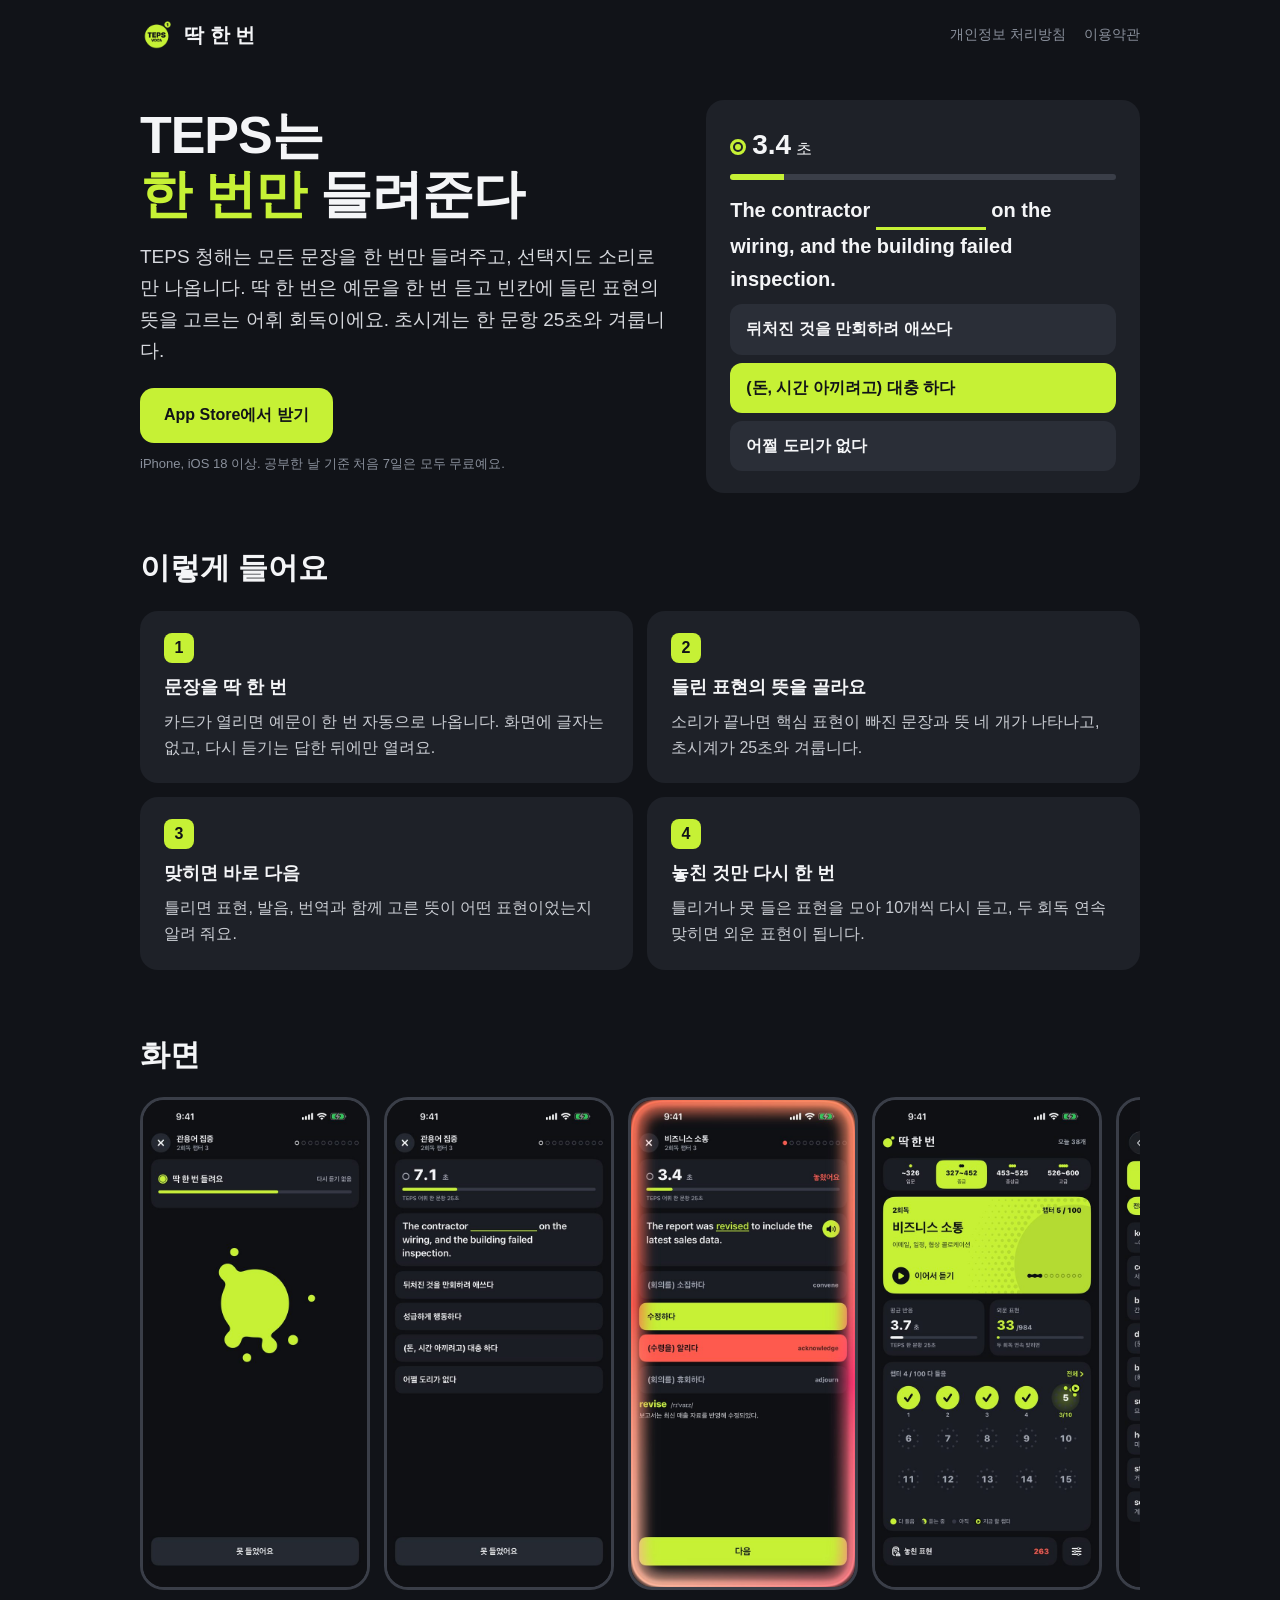
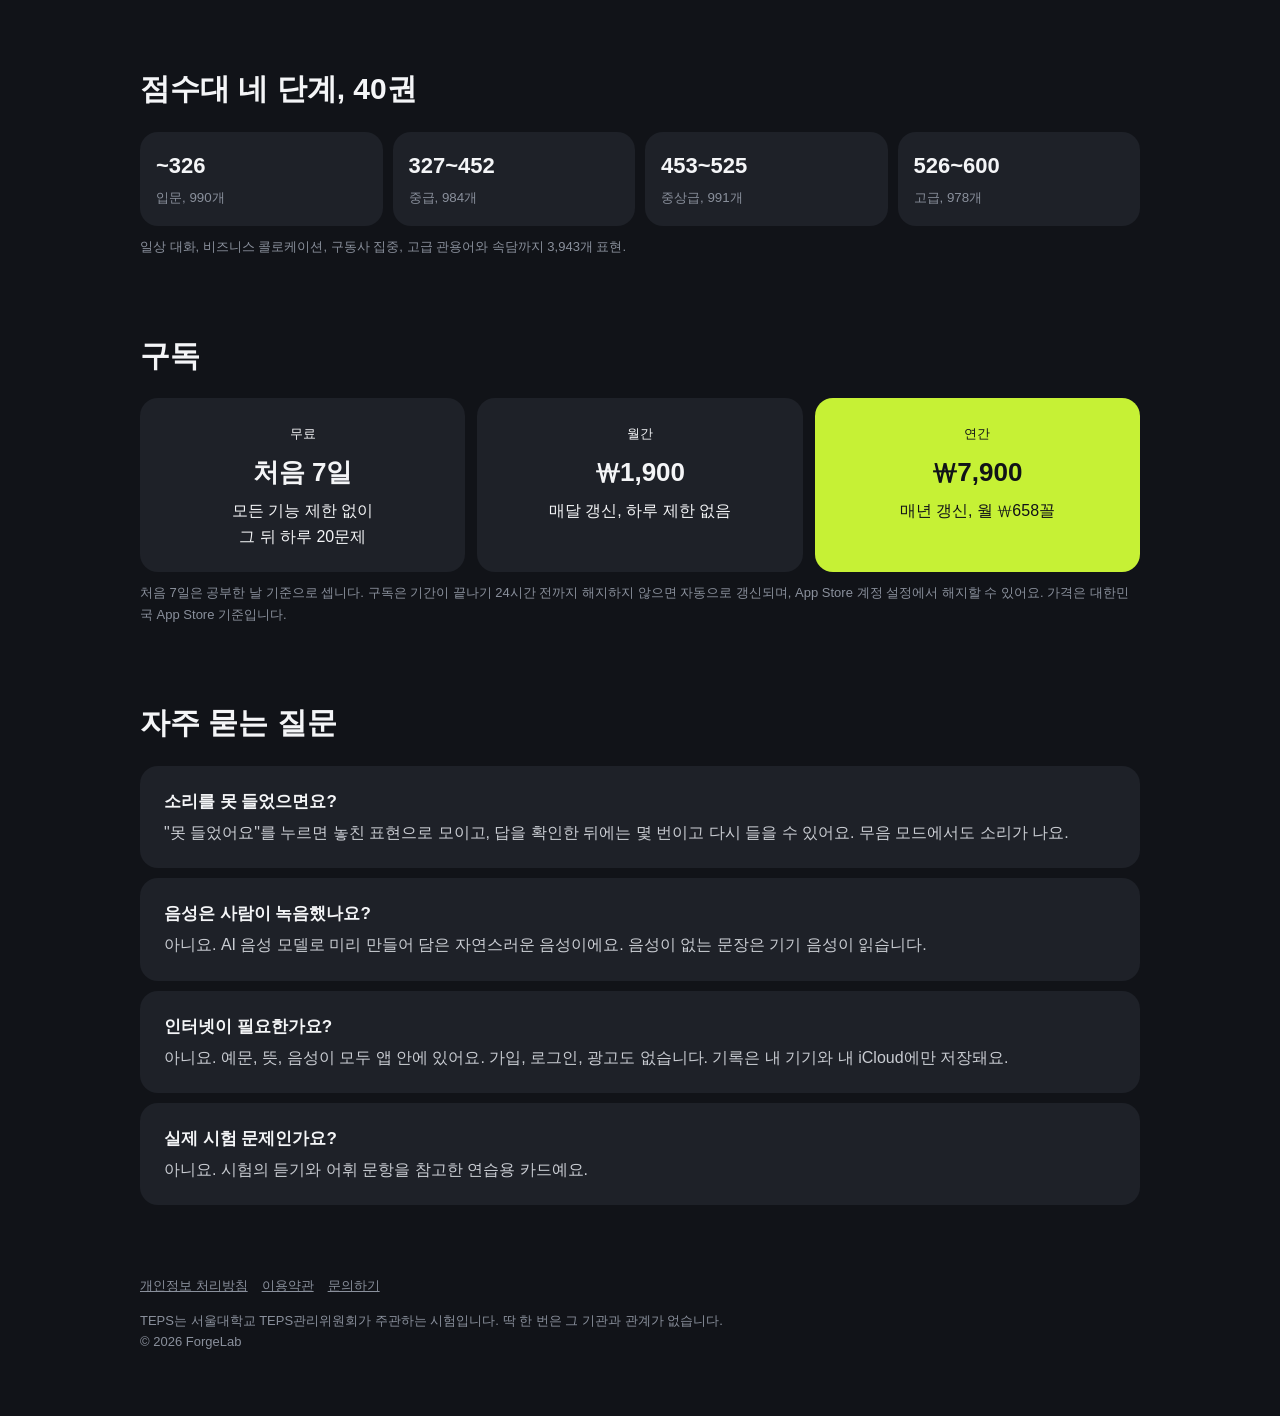
<file: docs/index.html>
<!DOCTYPE html>
<html lang="ko">
<head>
<meta charset="UTF-8" />
<meta name="viewport" content="width=device-width, initial-scale=1.0" />
<title>딱 한 번: TEPS 한 번 듣고 뜻 고르기</title>
<meta name="description" content="TEPS 청해는 모든 문장을 한 번만 들려줍니다. 예문을 딱 한 번 듣고 빈칸에 들린 표현의 뜻을 고르는 어휘 회독. 3,943개 표현, TEPS 속도 25초 초시계." />
<meta property="og:title" content="딱 한 번: TEPS 한 번 듣고 뜻 고르기" />
<meta property="og:description" content="예문을 딱 한 번 듣고 뜻을 고르는 TEPS 어휘 회독. 콜로케이션, 구동사, 관용어 3,943개." />
<meta property="og:image" content="assets/icon-512.png" />
<link rel="icon" href="assets/icon-32.png" />
<link rel="apple-touch-icon" href="assets/icon-180.png" />
<link rel="stylesheet" href="styles.css" />
</head>
<body>
<nav class="top"><div class="wrap">
  <a class="brand" href="./"><img src="assets/icon-180.png" alt="" />딱 한 번</a>
  <div class="links"><a href="privacy.html">개인정보 처리방침</a><a href="terms.html">이용약관</a></div>
</div></nav>
<main class="wrap">
  <div class="hero">
    <div>
      <h1>TEPS는<br /><em>한 번만</em> 들려준다</h1>
      <p class="lead">TEPS 청해는 모든 문장을 한 번만 들려주고, 선택지도 소리로만 나옵니다. 딱 한 번은 예문을 한 번 듣고 빈칸에 들린 표현의 뜻을 고르는 어휘 회독이에요. 초시계는 한 문항 25초와 겨룹니다.</p>
      <a class="store" href="https://apps.apple.com/app/id6817228467">App Store에서 받기</a>
      <p class="note">iPhone, iOS 18 이상. 공부한 날 기준 처음 7일은 모두 무료예요.</p>
    </div>
    <div class="block demo">
      <div><span class="once"></span><span class="clock">3.4</span> 초</div>
      <div class="bar"><i></i></div>
      <div class="sentence">The contractor <span class="blank">&nbsp;</span> on the wiring, and the building failed inspection.</div>
      <div class="opt">뒤처진 것을 만회하려 애쓰다</div>
      <div class="opt right">(돈, 시간 아끼려고) 대충 하다</div>
      <div class="opt">어쩔 도리가 없다</div>
    </div>
  </div>
  <section>
    <h2>이렇게 들어요</h2>
    <div class="grid">
      <div class="block"><span class="num">1</span><h3>문장을 딱 한 번</h3><p>카드가 열리면 예문이 한 번 자동으로 나옵니다. 화면에 글자는 없고, 다시 듣기는 답한 뒤에만 열려요.</p></div>
      <div class="block"><span class="num">2</span><h3>들린 표현의 뜻을 골라요</h3><p>소리가 끝나면 핵심 표현이 빠진 문장과 뜻 네 개가 나타나고, 초시계가 25초와 겨룹니다.</p></div>
      <div class="block"><span class="num">3</span><h3>맞히면 바로 다음</h3><p>틀리면 표현, 발음, 번역과 함께 고른 뜻이 어떤 표현이었는지 알려 줘요.</p></div>
      <div class="block"><span class="num">4</span><h3>놓친 것만 다시 한 번</h3><p>틀리거나 못 들은 표현을 모아 10개씩 다시 듣고, 두 회독 연속 맞히면 외운 표현이 됩니다.</p></div>
    </div>
  </section>
  <section>
    <h2>화면</h2>
    <div class="shots">
      <img src="assets/01_listen.jpg" alt="딱 한 번 듣기" loading="lazy" />
      <img src="assets/02_choose.jpg" alt="빈칸 표현의 뜻 고르기" loading="lazy" />
      <img src="assets/04_wrong.jpg" alt="놓친 표현 해설" loading="lazy" />
      <img src="assets/06_home.jpg" alt="회독 홈" loading="lazy" />
      <img src="assets/07_missed.jpg" alt="놓친 표현 목록" loading="lazy" />
    </div>
  </section>
  <section>
    <h2>점수대 네 단계, 40권</h2>
    <div class="levels">
      <div class="block"><b>~326</b><small>입문, 990개</small></div>
      <div class="block"><b>327~452</b><small>중급, 984개</small></div>
      <div class="block"><b>453~525</b><small>중상급, 991개</small></div>
      <div class="block"><b>526~600</b><small>고급, 978개</small></div>
    </div>
    <p class="note">일상 대화, 비즈니스 콜로케이션, 구동사 집중, 고급 관용어와 속담까지 3,943개 표현.</p>
  </section>
  <section>
    <h2>구독</h2>
    <div class="prices">
      <div class="block"><small>무료</small><b>처음 7일</b>모든 기능 제한 없이<br />그 뒤 하루 20문제</div>
      <div class="block"><small>월간</small><b>₩1,900</b>매달 갱신, 하루 제한 없음</div>
      <div class="block on"><small>연간</small><b>₩7,900</b>매년 갱신, 월 ₩658꼴</div>
    </div>
    <p class="note">처음 7일은 공부한 날 기준으로 셉니다. 구독은 기간이 끝나기 24시간 전까지 해지하지 않으면 자동으로 갱신되며, App Store 계정 설정에서 해지할 수 있어요. 가격은 대한민국 App Store 기준입니다.</p>
  </section>
  <section class="faq">
    <h2>자주 묻는 질문</h2>
    <div class="block"><h3>소리를 못 들었으면요?</h3><p>"못 들었어요"를 누르면 놓친 표현으로 모이고, 답을 확인한 뒤에는 몇 번이고 다시 들을 수 있어요. 무음 모드에서도 소리가 나요.</p></div>
    <div class="block"><h3>음성은 사람이 녹음했나요?</h3><p>아니요. AI 음성 모델로 미리 만들어 담은 자연스러운 음성이에요. 음성이 없는 문장은 기기 음성이 읽습니다.</p></div>
    <div class="block"><h3>인터넷이 필요한가요?</h3><p>아니요. 예문, 뜻, 음성이 모두 앱 안에 있어요. 가입, 로그인, 광고도 없습니다. 기록은 내 기기와 내 iCloud에만 저장돼요.</p></div>
    <div class="block"><h3>실제 시험 문제인가요?</h3><p>아니요. 시험의 듣기와 어휘 문항을 참고한 연습용 카드예요.</p></div>
  </section>
</main>
<footer><div class="wrap">
  <a href="privacy.html">개인정보 처리방침</a><a href="terms.html">이용약관</a><a href="mailto:forgelab.aitech@gmail.com?subject=%5BJust%20Once%5D%20%EB%AC%B8%EC%9D%98">문의하기</a>
  <p>TEPS는 서울대학교 TEPS관리위원회가 주관하는 시험입니다. 딱 한 번은 그 기관과 관계가 없습니다.<br />© 2026 ForgeLab</p>
</div></footer>
</body>
</html>
</file>
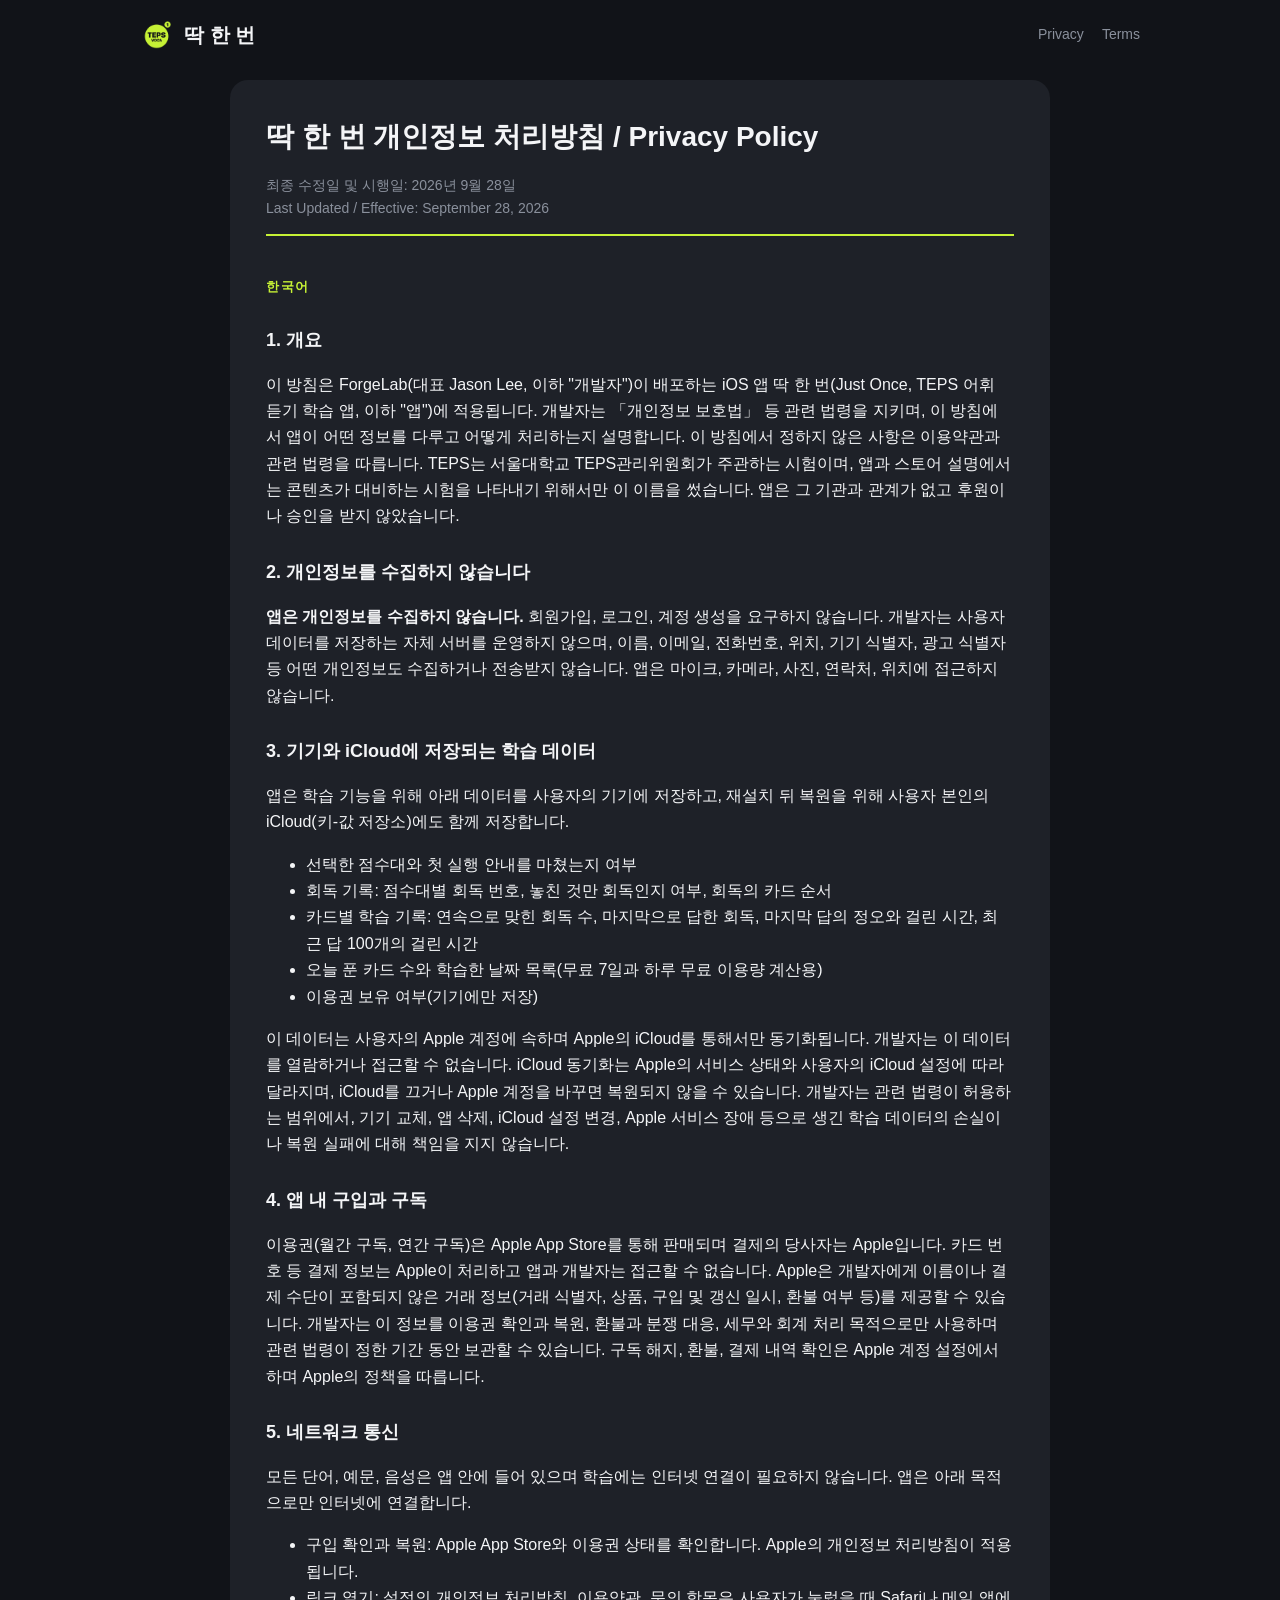
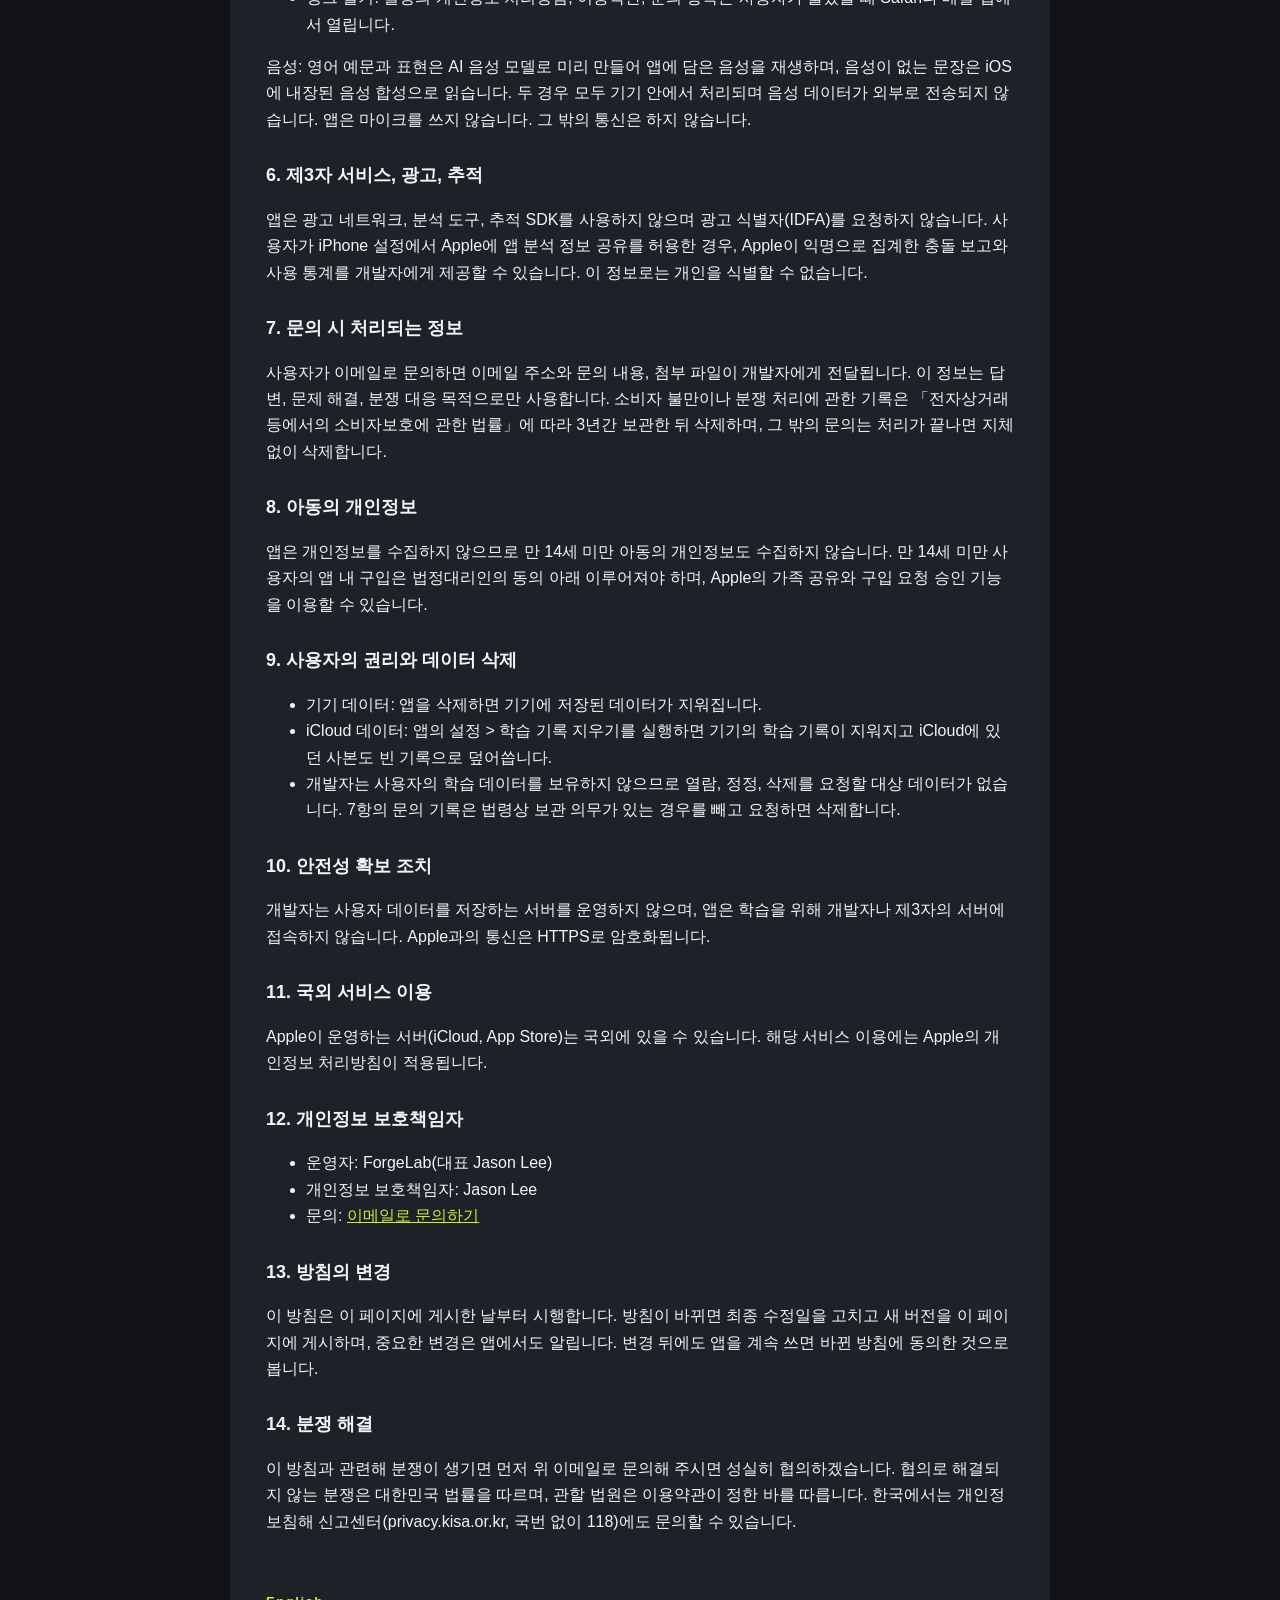
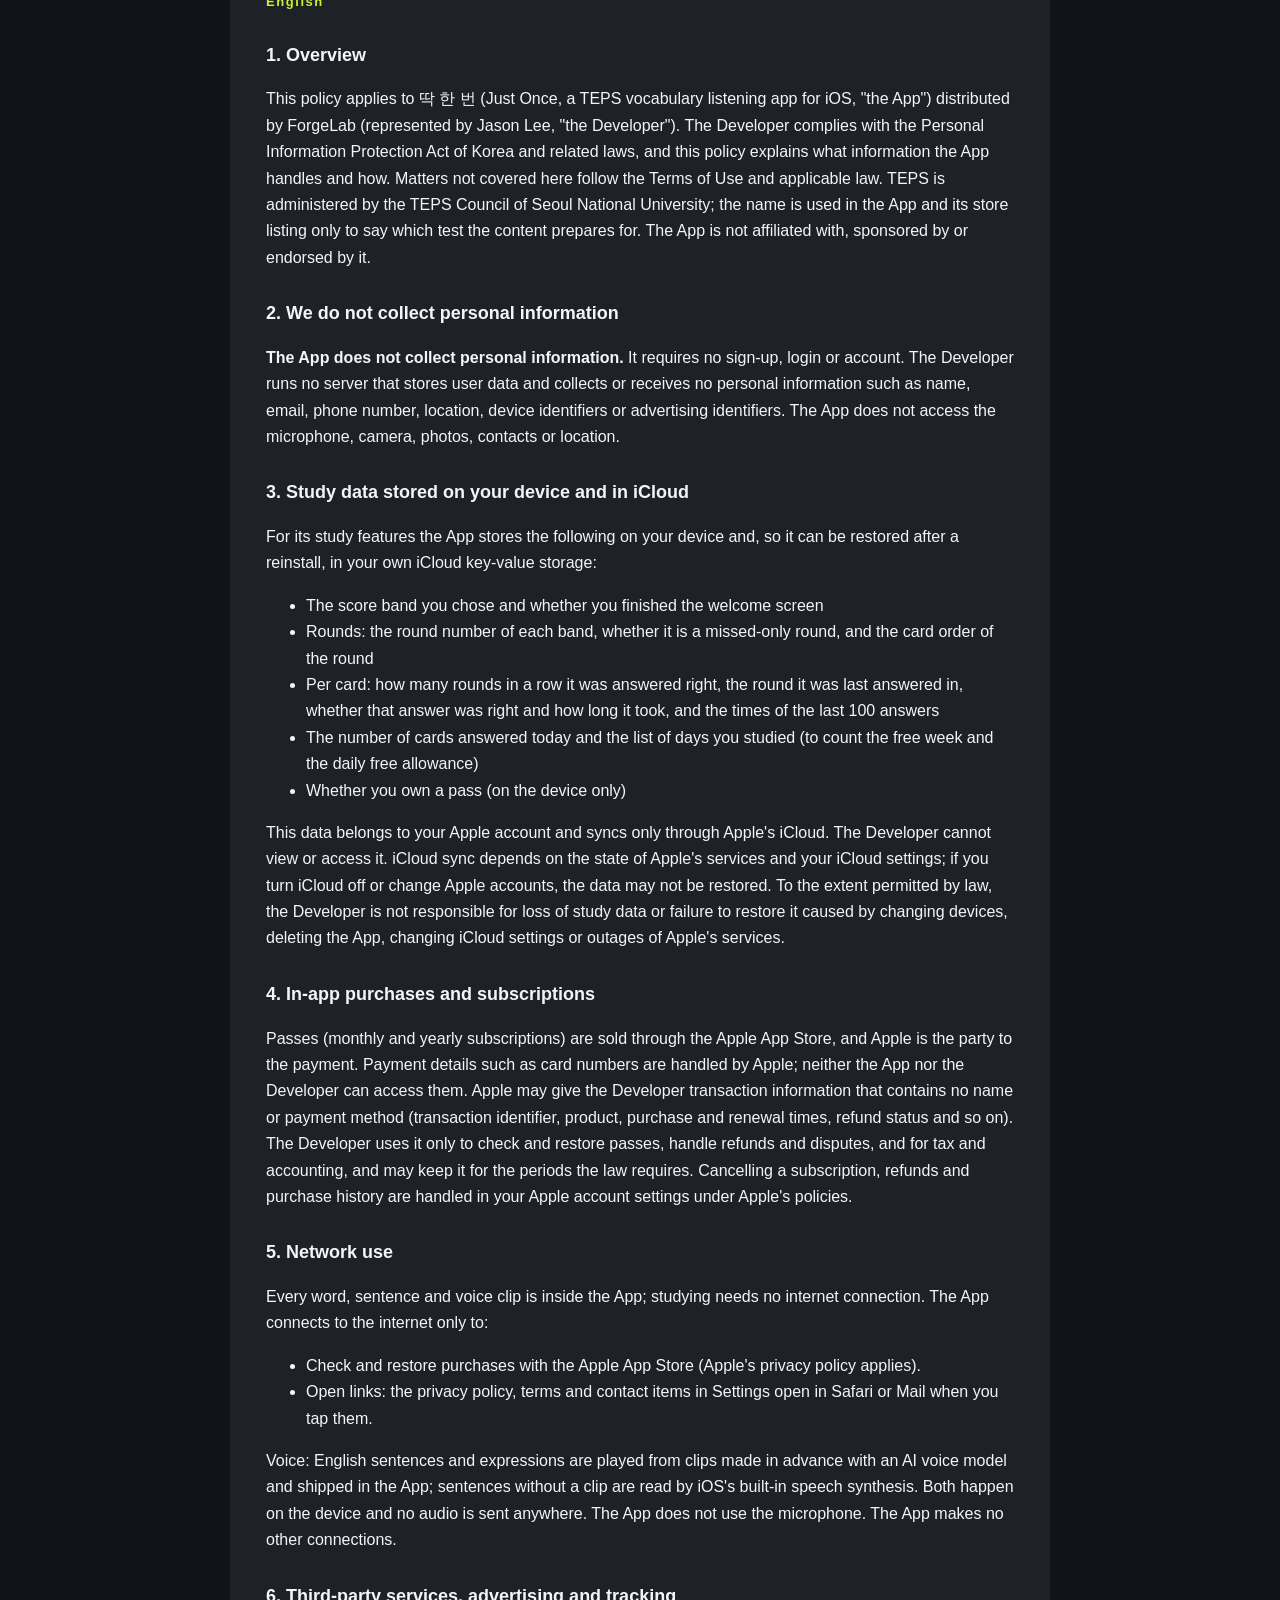
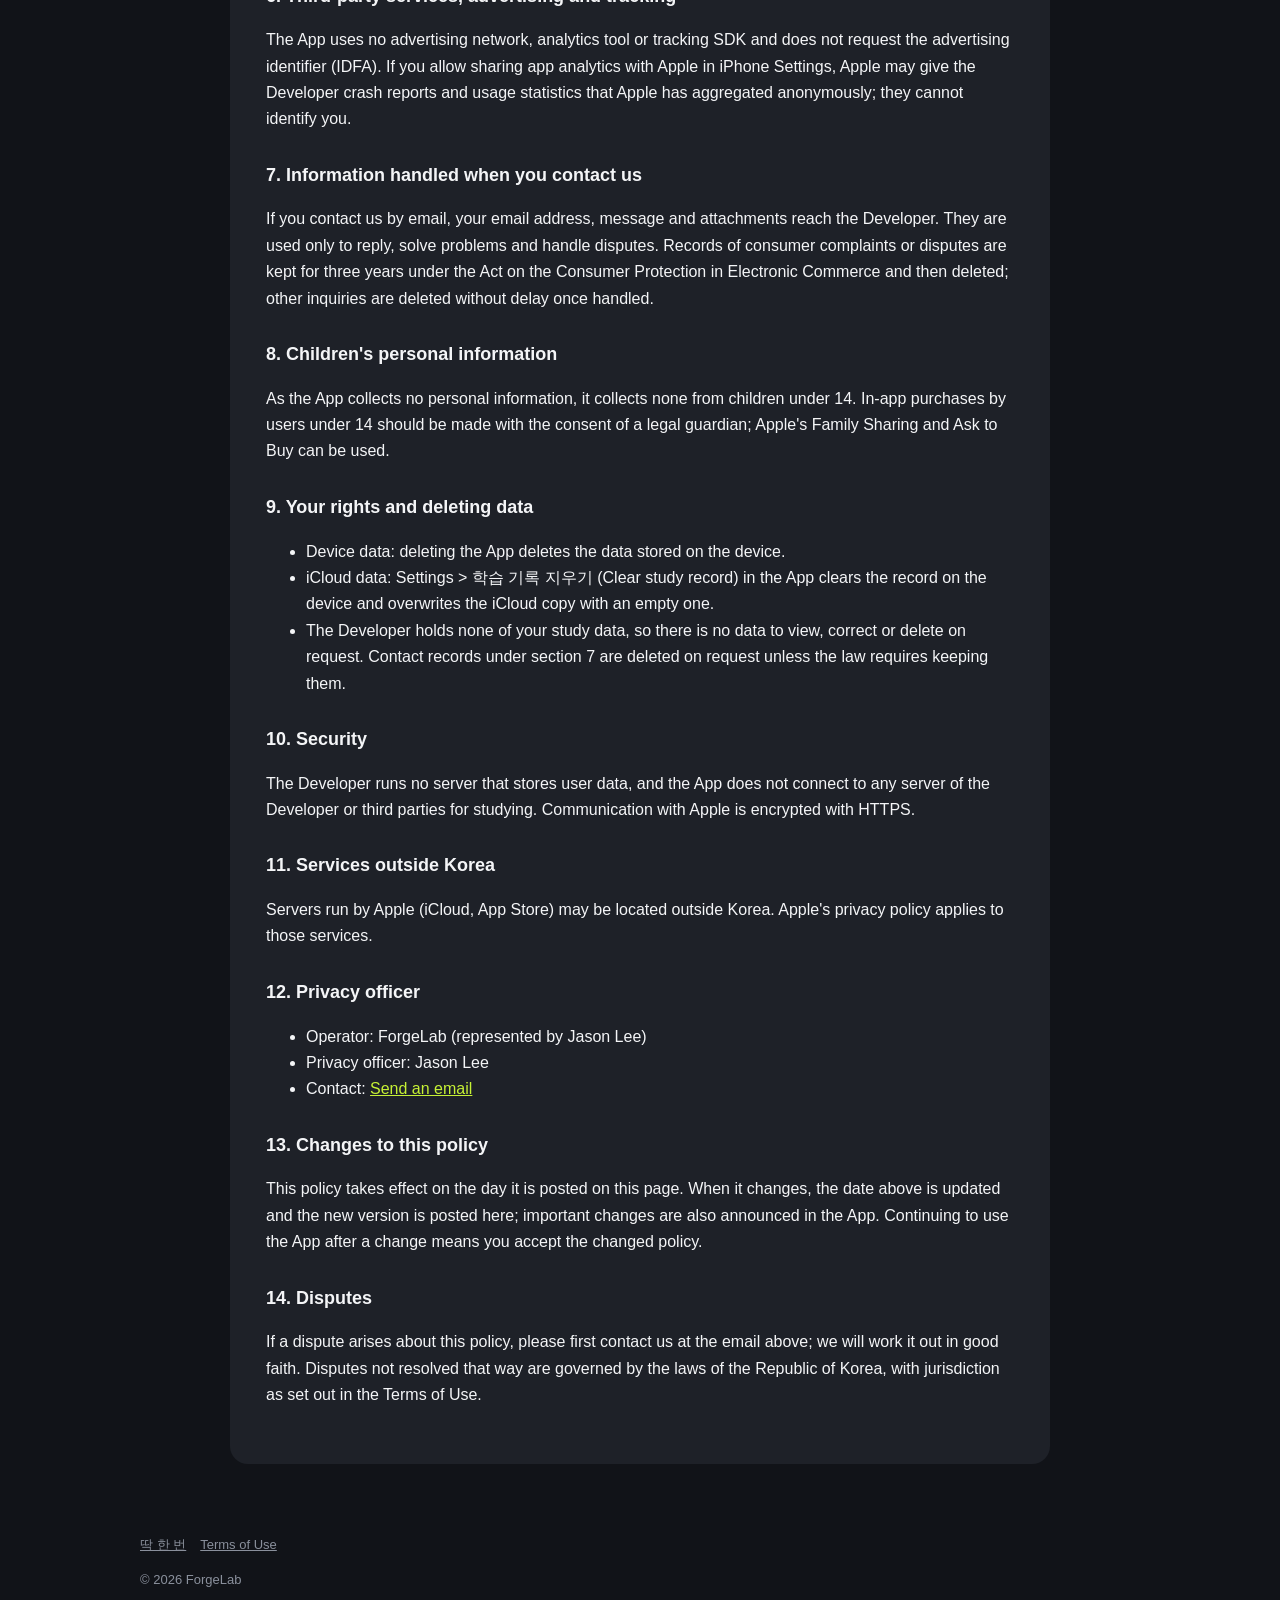
<file: docs/privacy.html>
<!DOCTYPE html>
<html lang="ko">
<head>
<meta charset="UTF-8" />
<meta name="viewport" content="width=device-width, initial-scale=1.0" />
<title>딱 한 번 개인정보 처리방침 | Privacy Policy</title>
<link rel="icon" href="assets/icon-32.png" />
<link rel="stylesheet" href="styles.css" />
</head>
<body>
<nav class="top">
  <div class="wrap">
    <a class="brand" href="./"><img src="assets/icon-180.png" alt="" />딱 한 번</a>
    <div class="links"><a href="privacy.html">Privacy</a><a href="terms.html">Terms</a></div>
  </div>
</nav>
<main class="page">
<article class="legal">
<h1>딱 한 번 개인정보 처리방침 / Privacy Policy</h1>
<p class="date">최종 수정일 및 시행일: 2026년 9월 28일<br />Last Updated / Effective: September 28, 2026</p>

<p class="eyebrow" style="margin-top:40px">한국어</p>
<h2>1. 개요</h2>
<p>이 방침은 ForgeLab(대표 Jason Lee, 이하 "개발자")이 배포하는 iOS 앱 딱 한 번(Just Once, TEPS 어휘 듣기 학습 앱, 이하 "앱")에 적용됩니다. 개발자는 「개인정보 보호법」 등 관련 법령을 지키며, 이 방침에서 앱이 어떤 정보를 다루고 어떻게 처리하는지 설명합니다. 이 방침에서 정하지 않은 사항은 이용약관과 관련 법령을 따릅니다. TEPS는 서울대학교 TEPS관리위원회가 주관하는 시험이며, 앱과 스토어 설명에서는 콘텐츠가 대비하는 시험을 나타내기 위해서만 이 이름을 썼습니다. 앱은 그 기관과 관계가 없고 후원이나 승인을 받지 않았습니다.</p>
<h2>2. 개인정보를 수집하지 않습니다</h2>
<p><strong>앱은 개인정보를 수집하지 않습니다.</strong> 회원가입, 로그인, 계정 생성을 요구하지 않습니다. 개발자는 사용자 데이터를 저장하는 자체 서버를 운영하지 않으며, 이름, 이메일, 전화번호, 위치, 기기 식별자, 광고 식별자 등 어떤 개인정보도 수집하거나 전송받지 않습니다. 앱은 마이크, 카메라, 사진, 연락처, 위치에 접근하지 않습니다.</p>
<h2>3. 기기와 iCloud에 저장되는 학습 데이터</h2>
<p>앱은 학습 기능을 위해 아래 데이터를 사용자의 기기에 저장하고, 재설치 뒤 복원을 위해 사용자 본인의 iCloud(키-값 저장소)에도 함께 저장합니다.</p>
<ul>
<li>선택한 점수대와 첫 실행 안내를 마쳤는지 여부</li>
<li>회독 기록: 점수대별 회독 번호, 놓친 것만 회독인지 여부, 회독의 카드 순서</li>
<li>카드별 학습 기록: 연속으로 맞힌 회독 수, 마지막으로 답한 회독, 마지막 답의 정오와 걸린 시간, 최근 답 100개의 걸린 시간</li>
<li>오늘 푼 카드 수와 학습한 날짜 목록(무료 7일과 하루 무료 이용량 계산용)</li>
<li>이용권 보유 여부(기기에만 저장)</li>
</ul>
<p>이 데이터는 사용자의 Apple 계정에 속하며 Apple의 iCloud를 통해서만 동기화됩니다. 개발자는 이 데이터를 열람하거나 접근할 수 없습니다. iCloud 동기화는 Apple의 서비스 상태와 사용자의 iCloud 설정에 따라 달라지며, iCloud를 끄거나 Apple 계정을 바꾸면 복원되지 않을 수 있습니다. 개발자는 관련 법령이 허용하는 범위에서, 기기 교체, 앱 삭제, iCloud 설정 변경, Apple 서비스 장애 등으로 생긴 학습 데이터의 손실이나 복원 실패에 대해 책임을 지지 않습니다.</p>
<h2>4. 앱 내 구입과 구독</h2>
<p>이용권(월간 구독, 연간 구독)은 Apple App Store를 통해 판매되며 결제의 당사자는 Apple입니다. 카드 번호 등 결제 정보는 Apple이 처리하고 앱과 개발자는 접근할 수 없습니다. Apple은 개발자에게 이름이나 결제 수단이 포함되지 않은 거래 정보(거래 식별자, 상품, 구입 및 갱신 일시, 환불 여부 등)를 제공할 수 있습니다. 개발자는 이 정보를 이용권 확인과 복원, 환불과 분쟁 대응, 세무와 회계 처리 목적으로만 사용하며 관련 법령이 정한 기간 동안 보관할 수 있습니다. 구독 해지, 환불, 결제 내역 확인은 Apple 계정 설정에서 하며 Apple의 정책을 따릅니다.</p>
<h2>5. 네트워크 통신</h2>
<p>모든 단어, 예문, 음성은 앱 안에 들어 있으며 학습에는 인터넷 연결이 필요하지 않습니다. 앱은 아래 목적으로만 인터넷에 연결합니다.</p>
<ul>
<li>구입 확인과 복원: Apple App Store와 이용권 상태를 확인합니다. Apple의 개인정보 처리방침이 적용됩니다.</li>
<li>링크 열기: 설정의 개인정보 처리방침, 이용약관, 문의 항목은 사용자가 눌렀을 때 Safari나 메일 앱에서 열립니다.</li>
</ul>
<p>음성: 영어 예문과 표현은 AI 음성 모델로 미리 만들어 앱에 담은 음성을 재생하며, 음성이 없는 문장은 iOS에 내장된 음성 합성으로 읽습니다. 두 경우 모두 기기 안에서 처리되며 음성 데이터가 외부로 전송되지 않습니다. 앱은 마이크를 쓰지 않습니다. 그 밖의 통신은 하지 않습니다.</p>
<h2>6. 제3자 서비스, 광고, 추적</h2>
<p>앱은 광고 네트워크, 분석 도구, 추적 SDK를 사용하지 않으며 광고 식별자(IDFA)를 요청하지 않습니다. 사용자가 iPhone 설정에서 Apple에 앱 분석 정보 공유를 허용한 경우, Apple이 익명으로 집계한 충돌 보고와 사용 통계를 개발자에게 제공할 수 있습니다. 이 정보로는 개인을 식별할 수 없습니다.</p>
<h2>7. 문의 시 처리되는 정보</h2>
<p>사용자가 이메일로 문의하면 이메일 주소와 문의 내용, 첨부 파일이 개발자에게 전달됩니다. 이 정보는 답변, 문제 해결, 분쟁 대응 목적으로만 사용합니다. 소비자 불만이나 분쟁 처리에 관한 기록은 「전자상거래 등에서의 소비자보호에 관한 법률」에 따라 3년간 보관한 뒤 삭제하며, 그 밖의 문의는 처리가 끝나면 지체 없이 삭제합니다.</p>
<h2>8. 아동의 개인정보</h2>
<p>앱은 개인정보를 수집하지 않으므로 만 14세 미만 아동의 개인정보도 수집하지 않습니다. 만 14세 미만 사용자의 앱 내 구입은 법정대리인의 동의 아래 이루어져야 하며, Apple의 가족 공유와 구입 요청 승인 기능을 이용할 수 있습니다.</p>
<h2>9. 사용자의 권리와 데이터 삭제</h2>
<ul>
<li>기기 데이터: 앱을 삭제하면 기기에 저장된 데이터가 지워집니다.</li>
<li>iCloud 데이터: 앱의 설정 &gt; 학습 기록 지우기를 실행하면 기기의 학습 기록이 지워지고 iCloud에 있던 사본도 빈 기록으로 덮어씁니다.</li>
<li>개발자는 사용자의 학습 데이터를 보유하지 않으므로 열람, 정정, 삭제를 요청할 대상 데이터가 없습니다. 7항의 문의 기록은 법령상 보관 의무가 있는 경우를 빼고 요청하면 삭제합니다.</li>
</ul>
<h2>10. 안전성 확보 조치</h2>
<p>개발자는 사용자 데이터를 저장하는 서버를 운영하지 않으며, 앱은 학습을 위해 개발자나 제3자의 서버에 접속하지 않습니다. Apple과의 통신은 HTTPS로 암호화됩니다.</p>
<h2>11. 국외 서비스 이용</h2>
<p>Apple이 운영하는 서버(iCloud, App Store)는 국외에 있을 수 있습니다. 해당 서비스 이용에는 Apple의 개인정보 처리방침이 적용됩니다.</p>
<h2>12. 개인정보 보호책임자</h2>
<ul><li>운영자: ForgeLab(대표 Jason Lee)</li><li>개인정보 보호책임자: Jason Lee</li><li>문의: <a href="mailto:forgelab.aitech@gmail.com?subject=%5BJust%20Once%5D%20Privacy%20inquiry">이메일로 문의하기</a></li></ul>
<h2>13. 방침의 변경</h2>
<p>이 방침은 이 페이지에 게시한 날부터 시행합니다. 방침이 바뀌면 최종 수정일을 고치고 새 버전을 이 페이지에 게시하며, 중요한 변경은 앱에서도 알립니다. 변경 뒤에도 앱을 계속 쓰면 바뀐 방침에 동의한 것으로 봅니다.</p>
<h2>14. 분쟁 해결</h2>
<p>이 방침과 관련해 분쟁이 생기면 먼저 위 이메일로 문의해 주시면 성실히 협의하겠습니다. 협의로 해결되지 않는 분쟁은 대한민국 법률을 따르며, 관할 법원은 이용약관이 정한 바를 따릅니다. 한국에서는 개인정보침해 신고센터(privacy.kisa.or.kr, 국번 없이 118)에도 문의할 수 있습니다.</p>

<p class="eyebrow" style="margin-top:56px">English</p>
<h2>1. Overview</h2>
<p>This policy applies to 딱 한 번 (Just Once, a TEPS vocabulary listening app for iOS, "the App") distributed by ForgeLab (represented by Jason Lee, "the Developer"). The Developer complies with the Personal Information Protection Act of Korea and related laws, and this policy explains what information the App handles and how. Matters not covered here follow the Terms of Use and applicable law. TEPS is administered by the TEPS Council of Seoul National University; the name is used in the App and its store listing only to say which test the content prepares for. The App is not affiliated with, sponsored by or endorsed by it.</p>
<h2>2. We do not collect personal information</h2>
<p><strong>The App does not collect personal information.</strong> It requires no sign-up, login or account. The Developer runs no server that stores user data and collects or receives no personal information such as name, email, phone number, location, device identifiers or advertising identifiers. The App does not access the microphone, camera, photos, contacts or location.</p>
<h2>3. Study data stored on your device and in iCloud</h2>
<p>For its study features the App stores the following on your device and, so it can be restored after a reinstall, in your own iCloud key-value storage:</p>
<ul>
<li>The score band you chose and whether you finished the welcome screen</li>
<li>Rounds: the round number of each band, whether it is a missed-only round, and the card order of the round</li>
<li>Per card: how many rounds in a row it was answered right, the round it was last answered in, whether that answer was right and how long it took, and the times of the last 100 answers</li>
<li>The number of cards answered today and the list of days you studied (to count the free week and the daily free allowance)</li>
<li>Whether you own a pass (on the device only)</li>
</ul>
<p>This data belongs to your Apple account and syncs only through Apple's iCloud. The Developer cannot view or access it. iCloud sync depends on the state of Apple's services and your iCloud settings; if you turn iCloud off or change Apple accounts, the data may not be restored. To the extent permitted by law, the Developer is not responsible for loss of study data or failure to restore it caused by changing devices, deleting the App, changing iCloud settings or outages of Apple's services.</p>
<h2>4. In-app purchases and subscriptions</h2>
<p>Passes (monthly and yearly subscriptions) are sold through the Apple App Store, and Apple is the party to the payment. Payment details such as card numbers are handled by Apple; neither the App nor the Developer can access them. Apple may give the Developer transaction information that contains no name or payment method (transaction identifier, product, purchase and renewal times, refund status and so on). The Developer uses it only to check and restore passes, handle refunds and disputes, and for tax and accounting, and may keep it for the periods the law requires. Cancelling a subscription, refunds and purchase history are handled in your Apple account settings under Apple's policies.</p>
<h2>5. Network use</h2>
<p>Every word, sentence and voice clip is inside the App; studying needs no internet connection. The App connects to the internet only to:</p>
<ul>
<li>Check and restore purchases with the Apple App Store (Apple's privacy policy applies).</li>
<li>Open links: the privacy policy, terms and contact items in Settings open in Safari or Mail when you tap them.</li>
</ul>
<p>Voice: English sentences and expressions are played from clips made in advance with an AI voice model and shipped in the App; sentences without a clip are read by iOS's built-in speech synthesis. Both happen on the device and no audio is sent anywhere. The App does not use the microphone. The App makes no other connections.</p>
<h2>6. Third-party services, advertising and tracking</h2>
<p>The App uses no advertising network, analytics tool or tracking SDK and does not request the advertising identifier (IDFA). If you allow sharing app analytics with Apple in iPhone Settings, Apple may give the Developer crash reports and usage statistics that Apple has aggregated anonymously; they cannot identify you.</p>
<h2>7. Information handled when you contact us</h2>
<p>If you contact us by email, your email address, message and attachments reach the Developer. They are used only to reply, solve problems and handle disputes. Records of consumer complaints or disputes are kept for three years under the Act on the Consumer Protection in Electronic Commerce and then deleted; other inquiries are deleted without delay once handled.</p>
<h2>8. Children's personal information</h2>
<p>As the App collects no personal information, it collects none from children under 14. In-app purchases by users under 14 should be made with the consent of a legal guardian; Apple's Family Sharing and Ask to Buy can be used.</p>
<h2>9. Your rights and deleting data</h2>
<ul>
<li>Device data: deleting the App deletes the data stored on the device.</li>
<li>iCloud data: Settings &gt; 학습 기록 지우기 (Clear study record) in the App clears the record on the device and overwrites the iCloud copy with an empty one.</li>
<li>The Developer holds none of your study data, so there is no data to view, correct or delete on request. Contact records under section 7 are deleted on request unless the law requires keeping them.</li>
</ul>
<h2>10. Security</h2>
<p>The Developer runs no server that stores user data, and the App does not connect to any server of the Developer or third parties for studying. Communication with Apple is encrypted with HTTPS.</p>
<h2>11. Services outside Korea</h2>
<p>Servers run by Apple (iCloud, App Store) may be located outside Korea. Apple's privacy policy applies to those services.</p>
<h2>12. Privacy officer</h2>
<ul><li>Operator: ForgeLab (represented by Jason Lee)</li><li>Privacy officer: Jason Lee</li><li>Contact: <a href="mailto:forgelab.aitech@gmail.com?subject=%5BJust%20Once%5D%20Privacy%20inquiry">Send an email</a></li></ul>
<h2>13. Changes to this policy</h2>
<p>This policy takes effect on the day it is posted on this page. When it changes, the date above is updated and the new version is posted here; important changes are also announced in the App. Continuing to use the App after a change means you accept the changed policy.</p>
<h2>14. Disputes</h2>
<p>If a dispute arises about this policy, please first contact us at the email above; we will work it out in good faith. Disputes not resolved that way are governed by the laws of the Republic of Korea, with jurisdiction as set out in the Terms of Use.</p>
</article>
</main>
<footer><div class="wrap"><a href="./">딱 한 번</a><a href="terms.html">Terms of Use</a><p>© 2026 ForgeLab</p></div></footer>
</body>
</html>
</file>
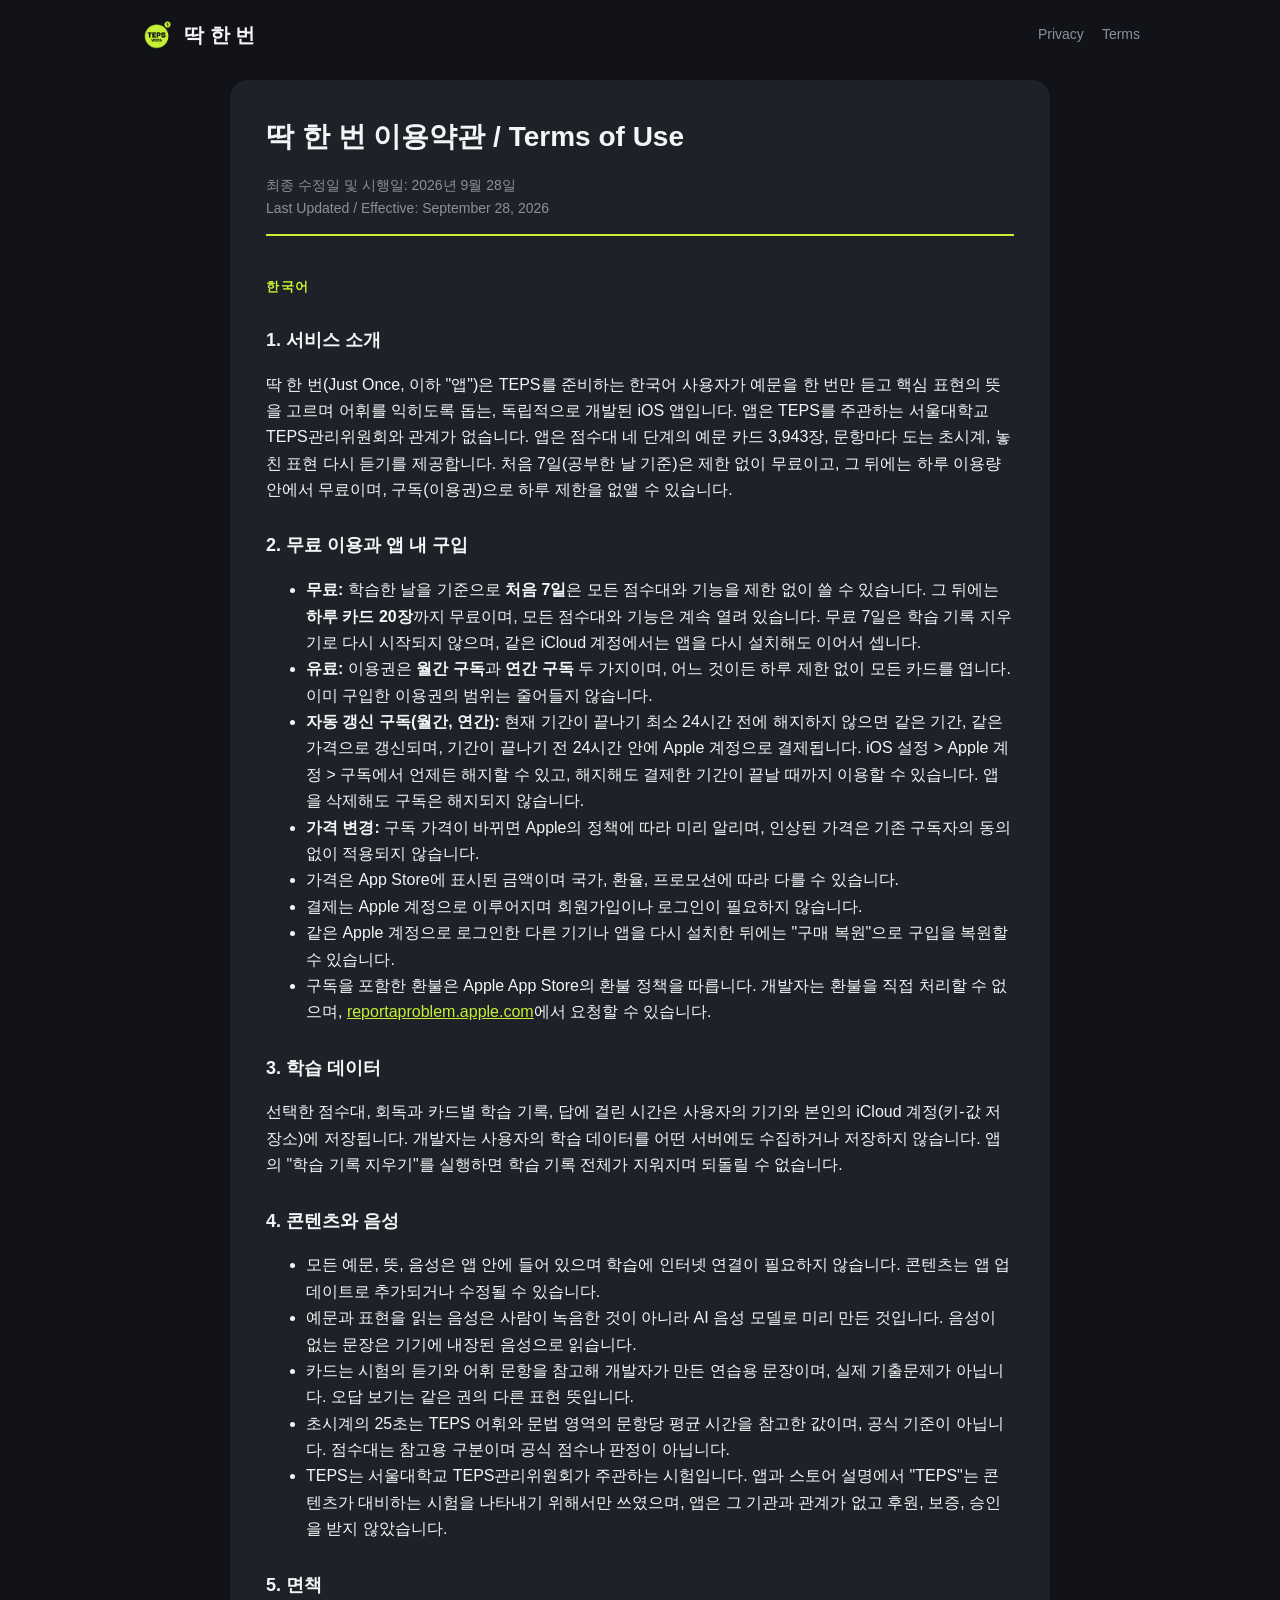
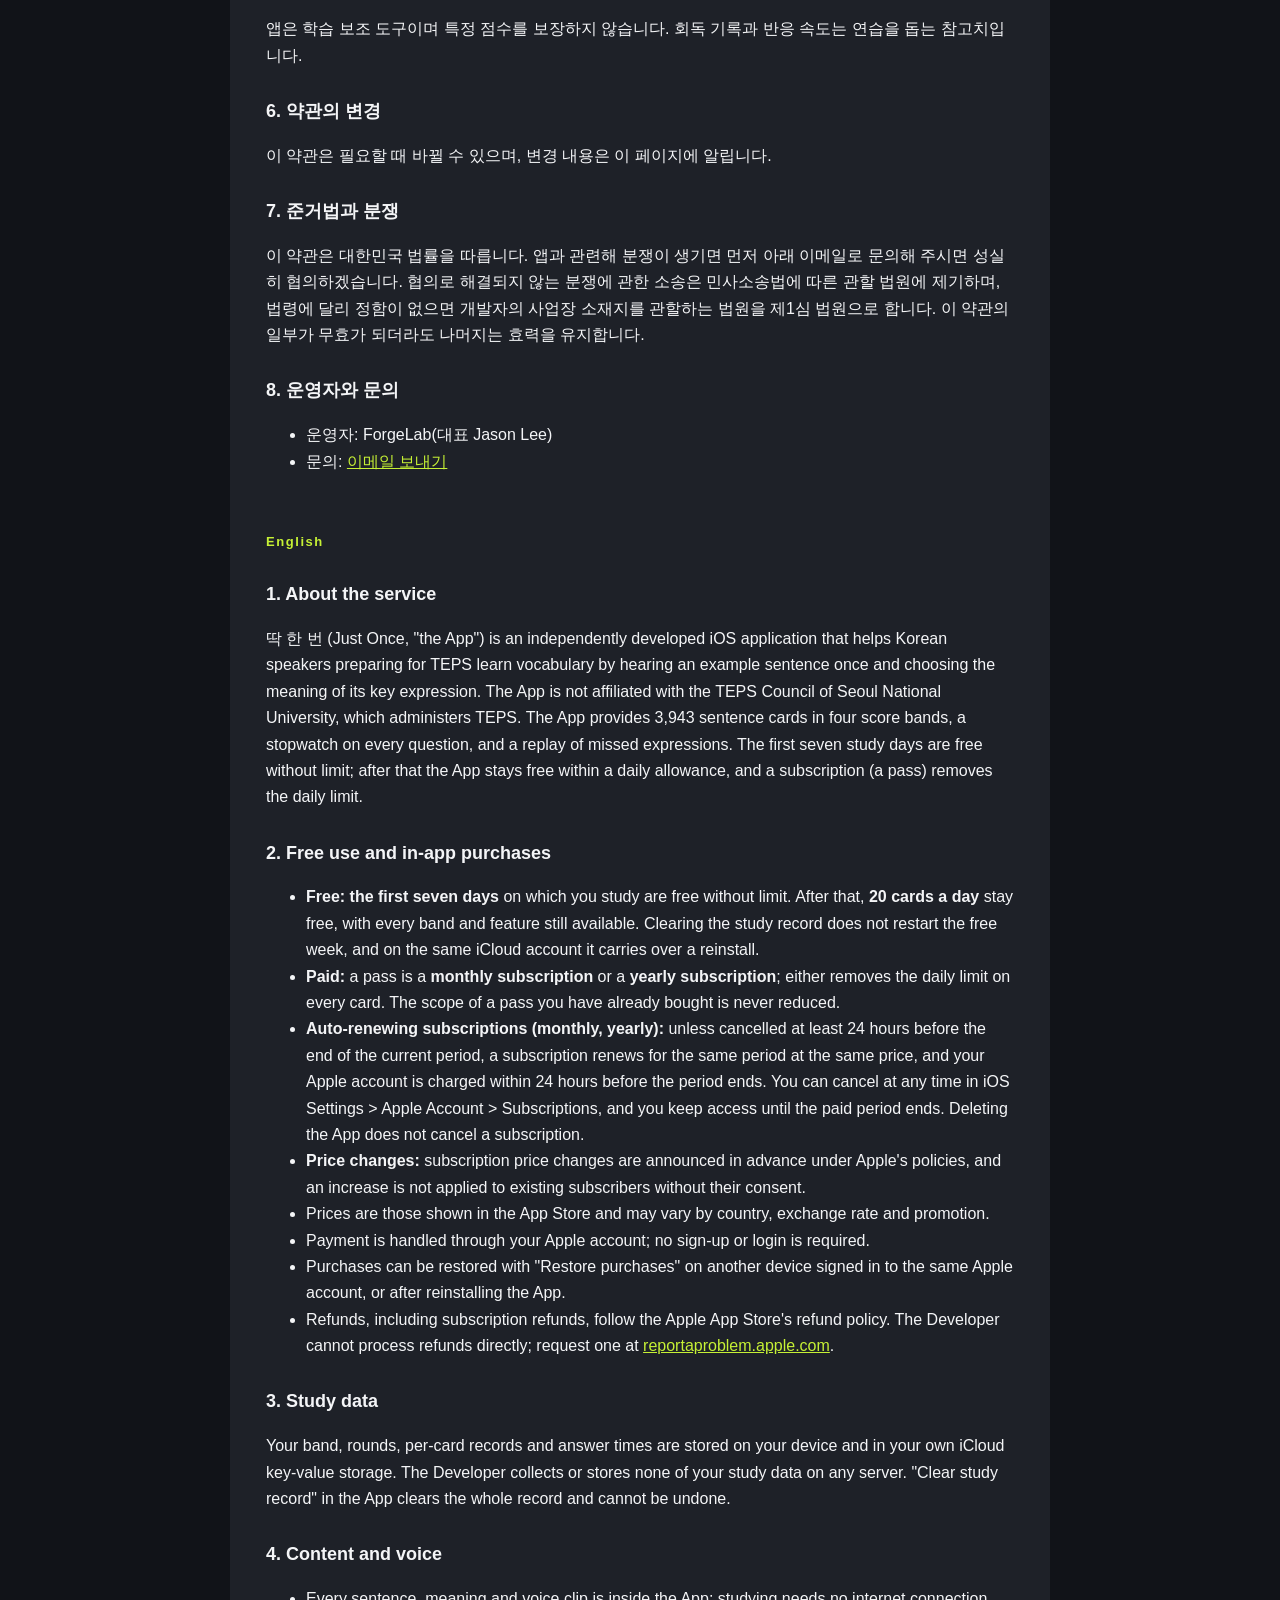
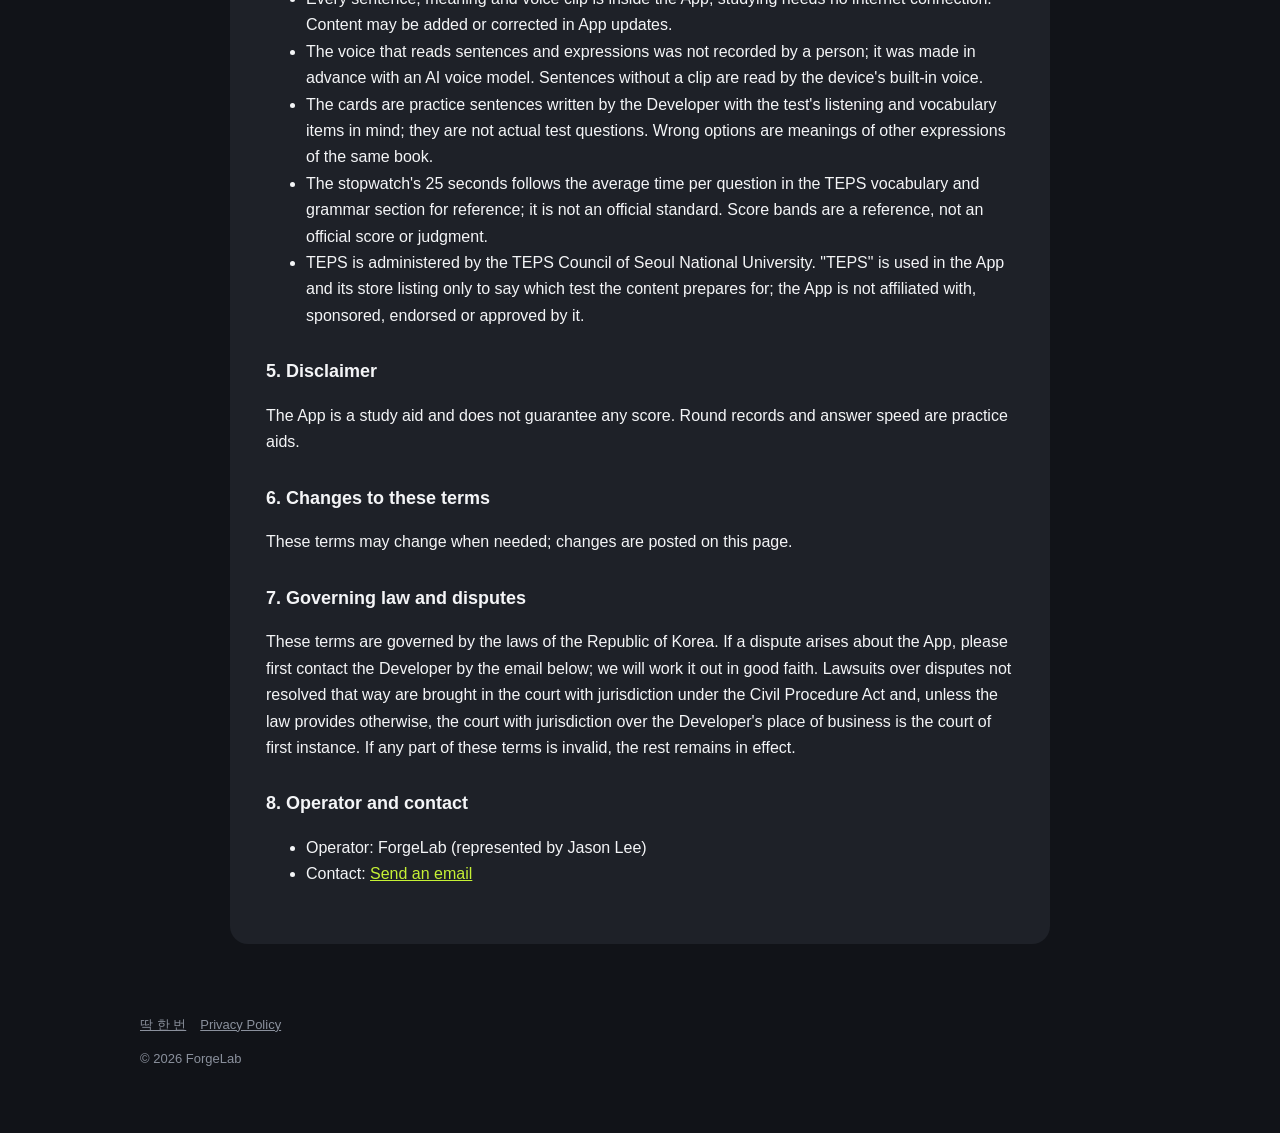
<file: docs/terms.html>
<!DOCTYPE html>
<html lang="ko">
<head>
<meta charset="UTF-8" />
<meta name="viewport" content="width=device-width, initial-scale=1.0" />
<title>딱 한 번 이용약관 | Terms of Use</title>
<link rel="icon" href="assets/icon-32.png" />
<link rel="stylesheet" href="styles.css" />
</head>
<body>
<nav class="top">
  <div class="wrap">
    <a class="brand" href="./"><img src="assets/icon-180.png" alt="" />딱 한 번</a>
    <div class="links"><a href="privacy.html">Privacy</a><a href="terms.html">Terms</a></div>
  </div>
</nav>
<main class="page">
<article class="legal">
<h1>딱 한 번 이용약관 / Terms of Use</h1>
<p class="date">최종 수정일 및 시행일: 2026년 9월 28일<br />Last Updated / Effective: September 28, 2026</p>

<p class="eyebrow" style="margin-top:40px">한국어</p>
<h2>1. 서비스 소개</h2>
<p>딱 한 번(Just Once, 이하 "앱")은 TEPS를 준비하는 한국어 사용자가 예문을 한 번만 듣고 핵심 표현의 뜻을 고르며 어휘를 익히도록 돕는, 독립적으로 개발된 iOS 앱입니다. 앱은 TEPS를 주관하는 서울대학교 TEPS관리위원회와 관계가 없습니다. 앱은 점수대 네 단계의 예문 카드 3,943장, 문항마다 도는 초시계, 놓친 표현 다시 듣기를 제공합니다. 처음 7일(공부한 날 기준)은 제한 없이 무료이고, 그 뒤에는 하루 이용량 안에서 무료이며, 구독(이용권)으로 하루 제한을 없앨 수 있습니다.</p>
<h2>2. 무료 이용과 앱 내 구입</h2>
<ul>
<li><strong>무료:</strong> 학습한 날을 기준으로 <strong>처음 7일</strong>은 모든 점수대와 기능을 제한 없이 쓸 수 있습니다. 그 뒤에는 <strong>하루 카드 20장</strong>까지 무료이며, 모든 점수대와 기능은 계속 열려 있습니다. 무료 7일은 학습 기록 지우기로 다시 시작되지 않으며, 같은 iCloud 계정에서는 앱을 다시 설치해도 이어서 셉니다.</li>
<li><strong>유료:</strong> 이용권은 <strong>월간 구독</strong>과 <strong>연간 구독</strong> 두 가지이며, 어느 것이든 하루 제한 없이 모든 카드를 엽니다. 이미 구입한 이용권의 범위는 줄어들지 않습니다.</li>
<li><strong>자동 갱신 구독(월간, 연간):</strong> 현재 기간이 끝나기 최소 24시간 전에 해지하지 않으면 같은 기간, 같은 가격으로 갱신되며, 기간이 끝나기 전 24시간 안에 Apple 계정으로 결제됩니다. iOS 설정 &gt; Apple 계정 &gt; 구독에서 언제든 해지할 수 있고, 해지해도 결제한 기간이 끝날 때까지 이용할 수 있습니다. 앱을 삭제해도 구독은 해지되지 않습니다.</li>
<li><strong>가격 변경:</strong> 구독 가격이 바뀌면 Apple의 정책에 따라 미리 알리며, 인상된 가격은 기존 구독자의 동의 없이 적용되지 않습니다.</li>
<li>가격은 App Store에 표시된 금액이며 국가, 환율, 프로모션에 따라 다를 수 있습니다.</li>
<li>결제는 Apple 계정으로 이루어지며 회원가입이나 로그인이 필요하지 않습니다.</li>
<li>같은 Apple 계정으로 로그인한 다른 기기나 앱을 다시 설치한 뒤에는 "구매 복원"으로 구입을 복원할 수 있습니다.</li>
<li>구독을 포함한 환불은 Apple App Store의 환불 정책을 따릅니다. 개발자는 환불을 직접 처리할 수 없으며, <a href="https://reportaproblem.apple.com">reportaproblem.apple.com</a>에서 요청할 수 있습니다.</li>
</ul>
<h2>3. 학습 데이터</h2>
<p>선택한 점수대, 회독과 카드별 학습 기록, 답에 걸린 시간은 사용자의 기기와 본인의 iCloud 계정(키-값 저장소)에 저장됩니다. 개발자는 사용자의 학습 데이터를 어떤 서버에도 수집하거나 저장하지 않습니다. 앱의 "학습 기록 지우기"를 실행하면 학습 기록 전체가 지워지며 되돌릴 수 없습니다.</p>
<h2>4. 콘텐츠와 음성</h2>
<ul>
<li>모든 예문, 뜻, 음성은 앱 안에 들어 있으며 학습에 인터넷 연결이 필요하지 않습니다. 콘텐츠는 앱 업데이트로 추가되거나 수정될 수 있습니다.</li>
<li>예문과 표현을 읽는 음성은 사람이 녹음한 것이 아니라 AI 음성 모델로 미리 만든 것입니다. 음성이 없는 문장은 기기에 내장된 음성으로 읽습니다.</li>
<li>카드는 시험의 듣기와 어휘 문항을 참고해 개발자가 만든 연습용 문장이며, 실제 기출문제가 아닙니다. 오답 보기는 같은 권의 다른 표현 뜻입니다.</li>
<li>초시계의 25초는 TEPS 어휘와 문법 영역의 문항당 평균 시간을 참고한 값이며, 공식 기준이 아닙니다. 점수대는 참고용 구분이며 공식 점수나 판정이 아닙니다.</li>
<li>TEPS는 서울대학교 TEPS관리위원회가 주관하는 시험입니다. 앱과 스토어 설명에서 "TEPS"는 콘텐츠가 대비하는 시험을 나타내기 위해서만 쓰였으며, 앱은 그 기관과 관계가 없고 후원, 보증, 승인을 받지 않았습니다.</li>
</ul>
<h2>5. 면책</h2>
<p>앱은 학습 보조 도구이며 특정 점수를 보장하지 않습니다. 회독 기록과 반응 속도는 연습을 돕는 참고치입니다.</p>
<h2>6. 약관의 변경</h2>
<p>이 약관은 필요할 때 바뀔 수 있으며, 변경 내용은 이 페이지에 알립니다.</p>
<h2>7. 준거법과 분쟁</h2>
<p>이 약관은 대한민국 법률을 따릅니다. 앱과 관련해 분쟁이 생기면 먼저 아래 이메일로 문의해 주시면 성실히 협의하겠습니다. 협의로 해결되지 않는 분쟁에 관한 소송은 민사소송법에 따른 관할 법원에 제기하며, 법령에 달리 정함이 없으면 개발자의 사업장 소재지를 관할하는 법원을 제1심 법원으로 합니다. 이 약관의 일부가 무효가 되더라도 나머지는 효력을 유지합니다.</p>
<h2>8. 운영자와 문의</h2>
<ul><li>운영자: ForgeLab(대표 Jason Lee)</li><li>문의: <a href="mailto:forgelab.aitech@gmail.com?subject=%5BJust%20Once%5D%20Terms%20inquiry">이메일 보내기</a></li></ul>

<p class="eyebrow" style="margin-top:56px">English</p>
<h2>1. About the service</h2>
<p>딱 한 번 (Just Once, "the App") is an independently developed iOS application that helps Korean speakers preparing for TEPS learn vocabulary by hearing an example sentence once and choosing the meaning of its key expression. The App is not affiliated with the TEPS Council of Seoul National University, which administers TEPS. The App provides 3,943 sentence cards in four score bands, a stopwatch on every question, and a replay of missed expressions. The first seven study days are free without limit; after that the App stays free within a daily allowance, and a subscription (a pass) removes the daily limit.</p>
<h2>2. Free use and in-app purchases</h2>
<ul>
<li><strong>Free:</strong> <strong>the first seven days</strong> on which you study are free without limit. After that, <strong>20 cards a day</strong> stay free, with every band and feature still available. Clearing the study record does not restart the free week, and on the same iCloud account it carries over a reinstall.</li>
<li><strong>Paid:</strong> a pass is a <strong>monthly subscription</strong> or a <strong>yearly subscription</strong>; either removes the daily limit on every card. The scope of a pass you have already bought is never reduced.</li>
<li><strong>Auto-renewing subscriptions (monthly, yearly):</strong> unless cancelled at least 24 hours before the end of the current period, a subscription renews for the same period at the same price, and your Apple account is charged within 24 hours before the period ends. You can cancel at any time in iOS Settings &gt; Apple Account &gt; Subscriptions, and you keep access until the paid period ends. Deleting the App does not cancel a subscription.</li>
<li><strong>Price changes:</strong> subscription price changes are announced in advance under Apple's policies, and an increase is not applied to existing subscribers without their consent.</li>
<li>Prices are those shown in the App Store and may vary by country, exchange rate and promotion.</li>
<li>Payment is handled through your Apple account; no sign-up or login is required.</li>
<li>Purchases can be restored with "Restore purchases" on another device signed in to the same Apple account, or after reinstalling the App.</li>
<li>Refunds, including subscription refunds, follow the Apple App Store's refund policy. The Developer cannot process refunds directly; request one at <a href="https://reportaproblem.apple.com">reportaproblem.apple.com</a>.</li>
</ul>
<h2>3. Study data</h2>
<p>Your band, rounds, per-card records and answer times are stored on your device and in your own iCloud key-value storage. The Developer collects or stores none of your study data on any server. "Clear study record" in the App clears the whole record and cannot be undone.</p>
<h2>4. Content and voice</h2>
<ul>
<li>Every sentence, meaning and voice clip is inside the App; studying needs no internet connection. Content may be added or corrected in App updates.</li>
<li>The voice that reads sentences and expressions was not recorded by a person; it was made in advance with an AI voice model. Sentences without a clip are read by the device's built-in voice.</li>
<li>The cards are practice sentences written by the Developer with the test's listening and vocabulary items in mind; they are not actual test questions. Wrong options are meanings of other expressions of the same book.</li>
<li>The stopwatch's 25 seconds follows the average time per question in the TEPS vocabulary and grammar section for reference; it is not an official standard. Score bands are a reference, not an official score or judgment.</li>
<li>TEPS is administered by the TEPS Council of Seoul National University. "TEPS" is used in the App and its store listing only to say which test the content prepares for; the App is not affiliated with, sponsored, endorsed or approved by it.</li>
</ul>
<h2>5. Disclaimer</h2>
<p>The App is a study aid and does not guarantee any score. Round records and answer speed are practice aids.</p>
<h2>6. Changes to these terms</h2>
<p>These terms may change when needed; changes are posted on this page.</p>
<h2>7. Governing law and disputes</h2>
<p>These terms are governed by the laws of the Republic of Korea. If a dispute arises about the App, please first contact the Developer by the email below; we will work it out in good faith. Lawsuits over disputes not resolved that way are brought in the court with jurisdiction under the Civil Procedure Act and, unless the law provides otherwise, the court with jurisdiction over the Developer's place of business is the court of first instance. If any part of these terms is invalid, the rest remains in effect.</p>
<h2>8. Operator and contact</h2>
<ul><li>Operator: ForgeLab (represented by Jason Lee)</li><li>Contact: <a href="mailto:forgelab.aitech@gmail.com?subject=%5BJust%20Once%5D%20Terms%20inquiry">Send an email</a></li></ul>
</article>
</main>
<footer><div class="wrap"><a href="./">딱 한 번</a><a href="privacy.html">Privacy Policy</a><p>© 2026 ForgeLab</p></div></footer>
</body>
</html>
</file>
<file: docs/styles.css>
:root {
  --ground: #111318; --block: #1e2128; --block-high: #2a2e37; --line: #3a3e48;
  --lime: #c6f135; --miss: #ff5a4e; --text: #f4f5f7; --dim: #8a909c;
  --sans: -apple-system, BlinkMacSystemFont, "Apple SD Gothic Neo", "Noto Sans KR", sans-serif;
}
* { box-sizing: border-box; }
html { -webkit-text-size-adjust: 100%; }
body { margin: 0; font-family: var(--sans); background: var(--ground); color: var(--text); line-height: 1.65; }
a { color: var(--lime); }
.wrap { max-width: 1040px; margin: 0 auto; padding: 0 20px; }
nav.top { padding: 18px 0; }
nav.top .wrap { display: flex; align-items: center; justify-content: space-between; gap: 12px; }
.brand { display: flex; align-items: center; gap: 10px; color: var(--text); text-decoration: none; font-weight: 900; font-size: 20px; }
.brand img { width: 34px; height: 34px; border-radius: 8px; }
.links { display: flex; gap: 18px; font-size: 14px; }
.links a { color: var(--dim); text-decoration: none; }
.block { background: var(--block); border-radius: 18px; padding: 22px 24px; }
.hero { display: grid; grid-template-columns: 1.1fr .9fr; gap: 36px; align-items: center; padding: 30px 0 20px; }
.hero h1 { font-size: 52px; line-height: 1.12; margin: 0 0 18px; font-weight: 900; letter-spacing: -0.02em; }
.hero h1 em { color: var(--lime); font-style: normal; }
.lead { font-size: 19px; margin: 0 0 22px; color: #d6d8dd; }
.store { display: inline-block; background: var(--lime); color: var(--ground); font-weight: 900; text-decoration: none; padding: 14px 24px; border-radius: 14px; }
.note { font-size: 13px; color: var(--dim); margin-top: 10px; }
.once { display: inline-block; width: 16px; height: 16px; border-radius: 50%; border: 3px solid var(--lime); position: relative; vertical-align: -1px; margin-right: 6px; }
.once::after { content: ""; position: absolute; inset: 2px; border-radius: 50%; background: var(--lime); }
.demo .sentence { font-size: 20px; font-weight: 600; }
.demo .blank { display: inline-block; min-width: 110px; border-bottom: 3px solid var(--lime); }
.demo .opt { background: var(--block-high); border-radius: 12px; padding: 12px 16px; margin-top: 8px; font-weight: 700; }
.demo .opt.right { background: var(--lime); color: var(--ground); }
.demo .clock { font-variant-numeric: tabular-nums; font-weight: 900; font-size: 28px; }
.bar { height: 6px; background: var(--line); border-radius: 3px; overflow: hidden; margin: 6px 0 14px; }
.bar i { display: block; height: 100%; width: 14%; background: var(--lime); }
section { padding: 30px 0; }
section h2 { font-size: 30px; font-weight: 900; margin: 0 0 18px; }
.grid { display: grid; grid-template-columns: repeat(2, 1fr); gap: 14px; }
.grid h3 { margin: 0 0 6px; font-size: 18px; }
.grid p { margin: 0; color: #c9ccd2; }
.num { display: inline-flex; width: 30px; height: 30px; border-radius: 8px; background: var(--lime); color: var(--ground); font-weight: 900; align-items: center; justify-content: center; margin-bottom: 10px; }
.shots { display: flex; gap: 14px; overflow-x: auto; padding-bottom: 14px; scroll-snap-type: x mandatory; }
.shots img { width: 230px; flex: none; border-radius: 24px; border: 3px solid var(--line); scroll-snap-align: start; }
.levels { display: grid; grid-template-columns: repeat(4, 1fr); gap: 10px; }
.levels .block { padding: 16px; }
.levels b { font-size: 22px; font-weight: 900; display: block; font-variant-numeric: tabular-nums; }
.levels small { color: var(--dim); }
.prices { display: grid; grid-template-columns: repeat(3, 1fr); gap: 12px; }
.prices .block { text-align: center; }
.prices b { font-size: 26px; font-weight: 900; display: block; margin: 4px 0; }
.prices .on { background: var(--lime); color: var(--ground); }
.faq .block { margin-bottom: 10px; }
.faq h3 { margin: 0 0 4px; font-size: 17px; }
.faq p { margin: 0; color: #c9ccd2; }
footer { padding: 30px 0 50px; font-size: 13px; color: var(--dim); }
footer a { color: var(--dim); margin-right: 14px; }
main.page { padding: 10px 0 40px; }
article.legal { max-width: 820px; margin: 0 auto; background: var(--block); border-radius: 18px; padding: 34px 36px 40px; }
article.legal h1 { font-size: 28px; font-weight: 900; margin: 0 0 8px; }
article.legal h2 { font-size: 18px; margin: 28px 0 8px; }
article.legal .date { color: var(--dim); font-size: 14px; border-bottom: 2px solid var(--lime); padding-bottom: 14px; }
.eyebrow { font-size: 13px; font-weight: 900; letter-spacing: .12em; color: var(--lime); }
@media (max-width: 760px) {
  .hero { grid-template-columns: 1fr; }
  .hero h1 { font-size: 38px; }
  .grid, .prices { grid-template-columns: 1fr; }
  .levels { grid-template-columns: repeat(2, 1fr); }
  article.legal { padding: 24px 20px 30px; border-radius: 0; }
  .shots img { width: 200px; }
}
</file>
